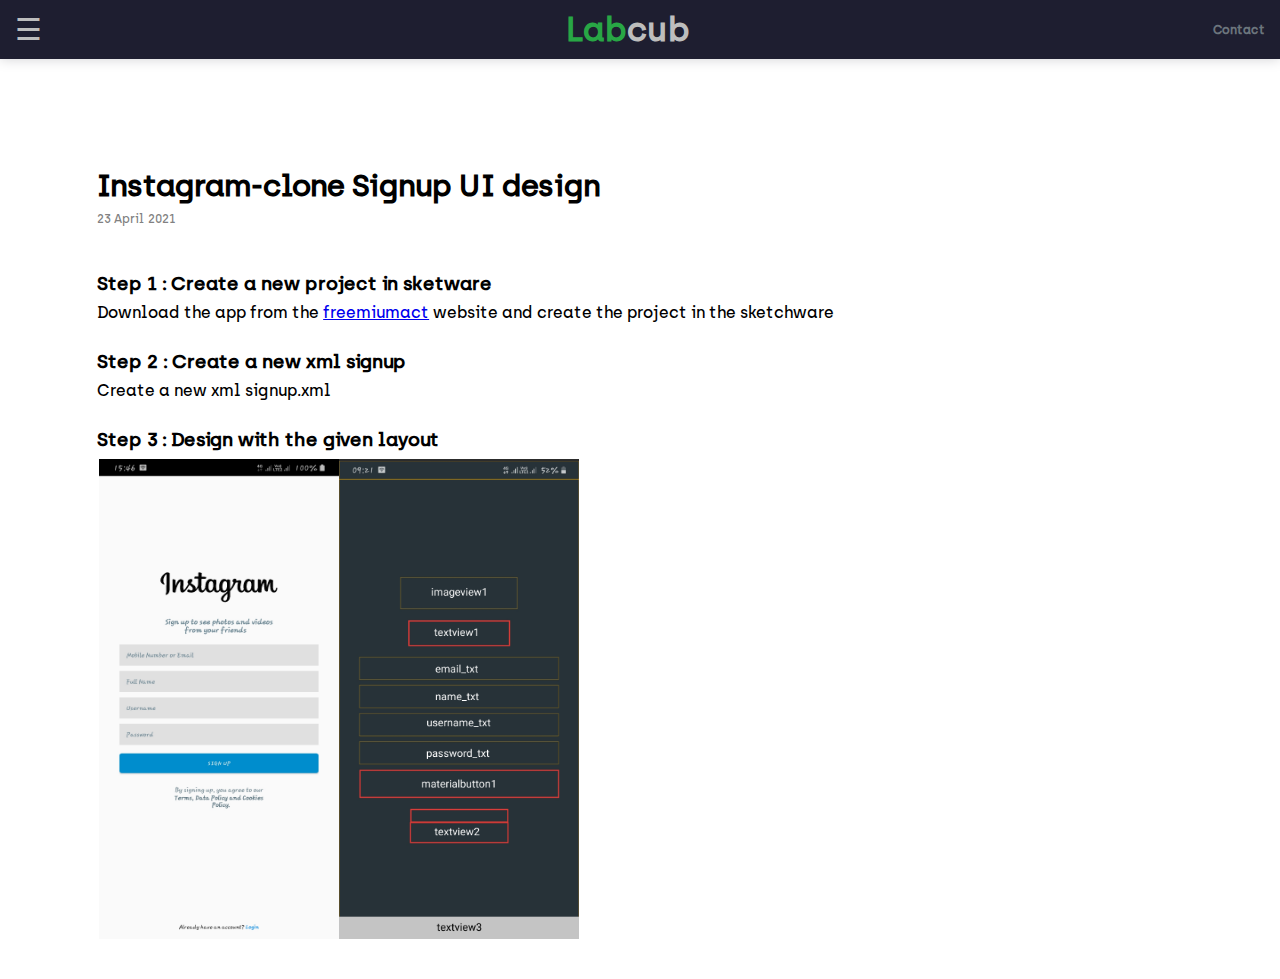
<file: pages/insta_signup_ui.html>
<html lang="en">
<head>
    <meta charset="UTF-8">
    <meta http-equiv="X-UA-Compatible" content="IE=edge">
    <meta name="viewport" content="width=device-width, initial-scale=1.0">
    <link rel="stylesheet" href="style.css">
    <title>Blog - Instagram Signup UI</title>
</head>
<body>
    <div class="grid-container">

        <!---------------------------------------------------------------------------------------------------------------->
        <div class="item1">
            <div class="nav">
                <div id="mySidenav" class="sidenav">
                    <a class="closebtn" style="cursor: pointer;" onclick="closeNav(this)">&times;</a>
                    <a href="http://www.freemiumact.xyz">Home</a>
                    <a href="row2">Products</a>
                    <a href="row3">Campaigns</a>
                    <a href="row5">Sales</a>
                    <a href="row4">Premium</a>
                  </div>
                <span style="font-size:30px;cursor:pointer;color: #bdbdbd;padding-left: 15px" onclick="openNav(this)"> &#9776;</span>
                <div class="nav_logo"><span style="color: #28a645;">Lab</span>cub</div>
                <a href="https://wa.me/message/TJ2RTRWOHSS201" class="sign-btn"><span>Contact</span></a>
               </div>
        </div>

        <!---------------------------------------------------------------------------------------------------------------->
        <div class="item2">    </div>

        <!---------------------------------------------------------------------------------------------------------------->
        <div class="item3">
            <div class="post">
                <h2 class="topics">Instagram-clone Signup UI design</h2>
                <p class="content">23 April 2021</p><br>
                <h3>Step 1 : Create a new project in sketware</h3>
                <p>Download the app from the <a href="http://freemiumact.xyz">freemiumact</a> website and create the project in the sketchware</p>
                <h3>Step 2 : Create a new xml signup</h3>
                <p>Create a new xml signup.xml</p>
                <h3>Step 3 : Design with the given layout</h3>
                <div class="intro">
                    <img src="img/signup_design.jpg" alt="">
                    <img src="img/signup_layout.png" alt="">
                </div>
            </div>
        </div>

        <!---------------------------------------------------------------------------------------------------------------->
        <div class="item4"><!--right--></div>

        <!---------------------------------------------------------------------------------------------------------------->
        <div class="item5"></div>
    </div>
</body>
</html>
</file>
<file: pages/style.css>
*{
    margin: 0;
    padding: 0;
  }
  h1,h2,h3,p {
    font-family: archia;
    padding-left: 8px;
  }
  h1,h2,h3 {
    padding: 8px;
  }
  h3 {
    margin-top: 20px;
  }
  
  /*---------------------------------------------------------------Fonts----------------------------------------------------------*/
  @font-face {
    font-family: archia;
    src: url(../fonts/archia-medium-webfont.woff2);
  }
  @font-face {
    font-family: archia-bold;
    src: url(../fonts/archia-bold-webfont.woff2);
  }
  @font-face {
    font-family: archia-semibold;
    src: url(../fonts/archia-semibold-webfont.woff2);
  }

/*-------------------------------------------------------------Navigation-------------------------------------------------------*/
.nav {
    width: 100%;
    height: 3.7rem;
    display: flex;
    align-items: center;
    justify-content: space-between;
    box-shadow: 0px 0px 12px #161625;
    background-color: #1e1e30!important;
  }
  .nav_logo {
    font-size: 33px;
    font-weight: bold;
    font-family: archia;
    color: #bdbdbd;
    cursor: pointer;
  }
  .sign-btn {
    cursor: pointer;
    color: #6c757d;
    text-decoration: none;
    cursor: auto;
    padding-right: 15px;
    font-size: 12px;
    font-weight: 600;
    font-family: archia;
  }
  .sidenav {
    width: 0;
    height: 100%;
    top: 0;
    left: 0;
    z-index: 1;
    transition: 0.5s;
    padding-top: 60px;
    float: left;
    position: fixed;
    overflow-x: hidden;
    background-color: #161625;
  }
  .sidenav a {
    font-size: 16px;
    transition: 0.3s;
    padding: 8px 0px 8px 8px;
    display: block;
    color: #818181;
    cursor: pointer;
    text-decoration: none;
    font-family: archia;
  }
  .sidenav a:hover {
    color: #fff;
    background-color: #818181;
  }
  
  .sidenav .closebtn {
    top: 0;
    font-size: 36px;
    position: absolute;
  }

/*----------------------------------------------------------------------------------------------------------------------*/
.topics {
    font-size: 30px;
    font-weight: 700;
    margin-top: 100px;
    justify-content: center;
}
.content {
  color: #818181;
  font-size: 12px;
  margin-left: 8px;
  padding: 0;
}
img {
  width: 240px;
  height: 480px;
}
/*-------------------------------------------------------------Grid-------------------------------------------------------*/
.item1 { grid-area: header; }
.item2 { grid-area: menu; }
.item3 { grid-area: main;}
.item4 { grid-area: right; }
.item5 { grid-area: footer; }

.grid-container {
  display: grid;
  grid-template-areas:
    'header header header header header header'
    'menu main main main right right'
    'menu footer footer footer footer footer';
  
}

.grid-container > div {
  background-color: rgba(255, 255, 255, 0.8);
}

.item5 {
  width: 100%;
  height: 40px;
  background-color: #161625;
}

/*--------------------------------------------------------Responsive-------------------------------------------------------*/
@media only screen and (min-width: 768px) {
  .intro{display: flex;padding-left: 10px;}
}
</file>
